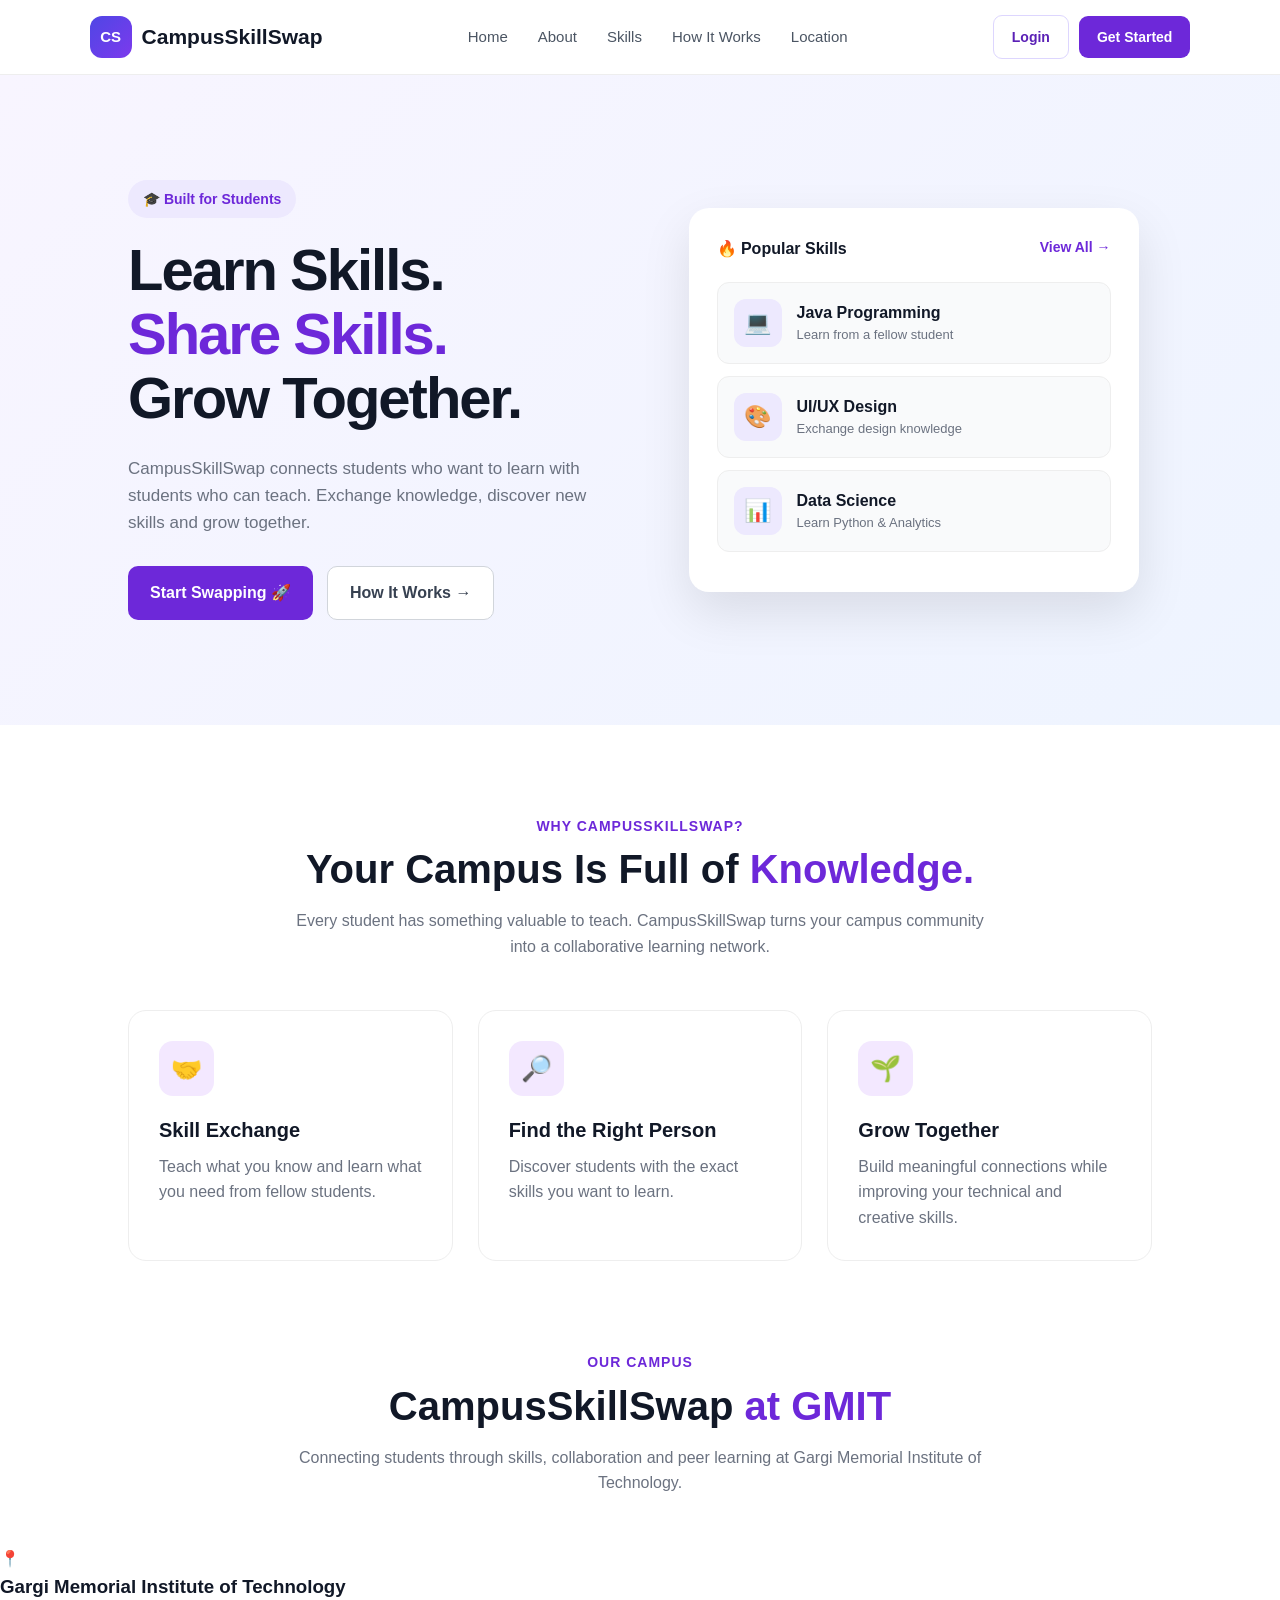
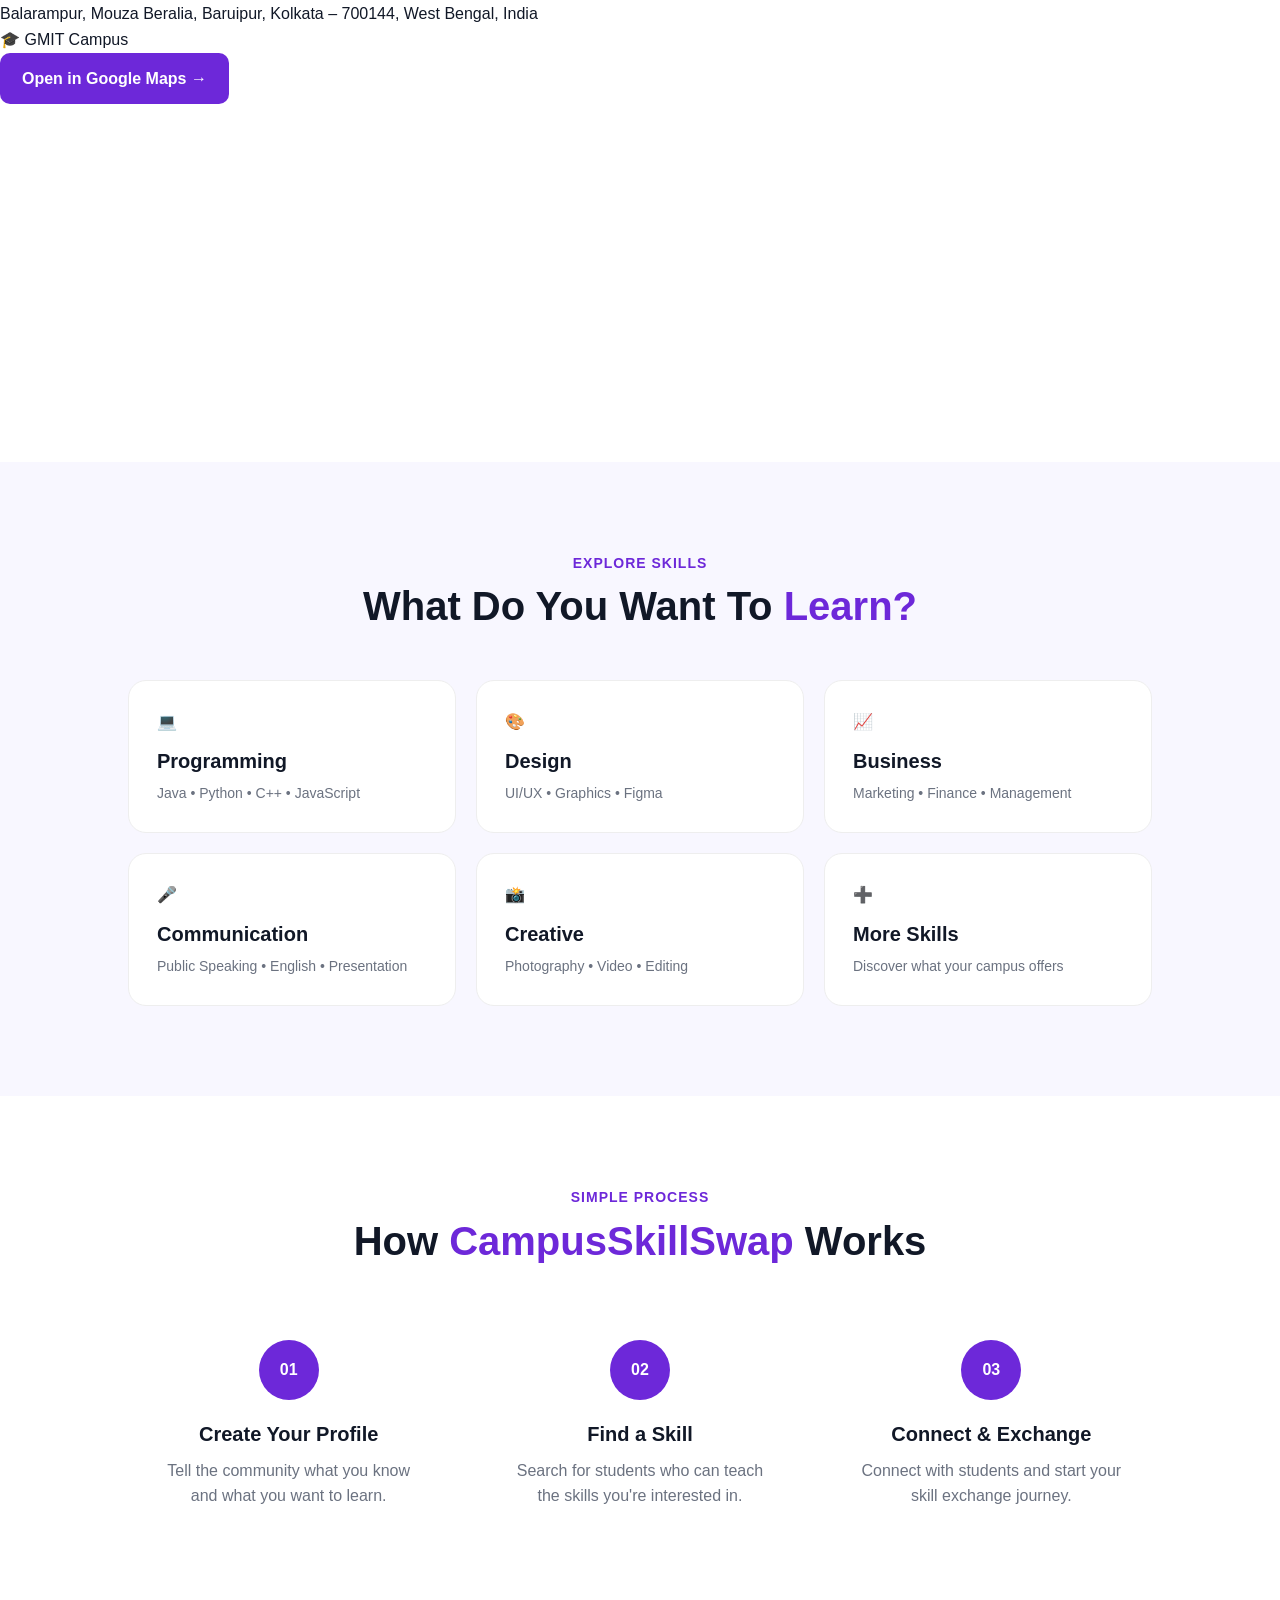
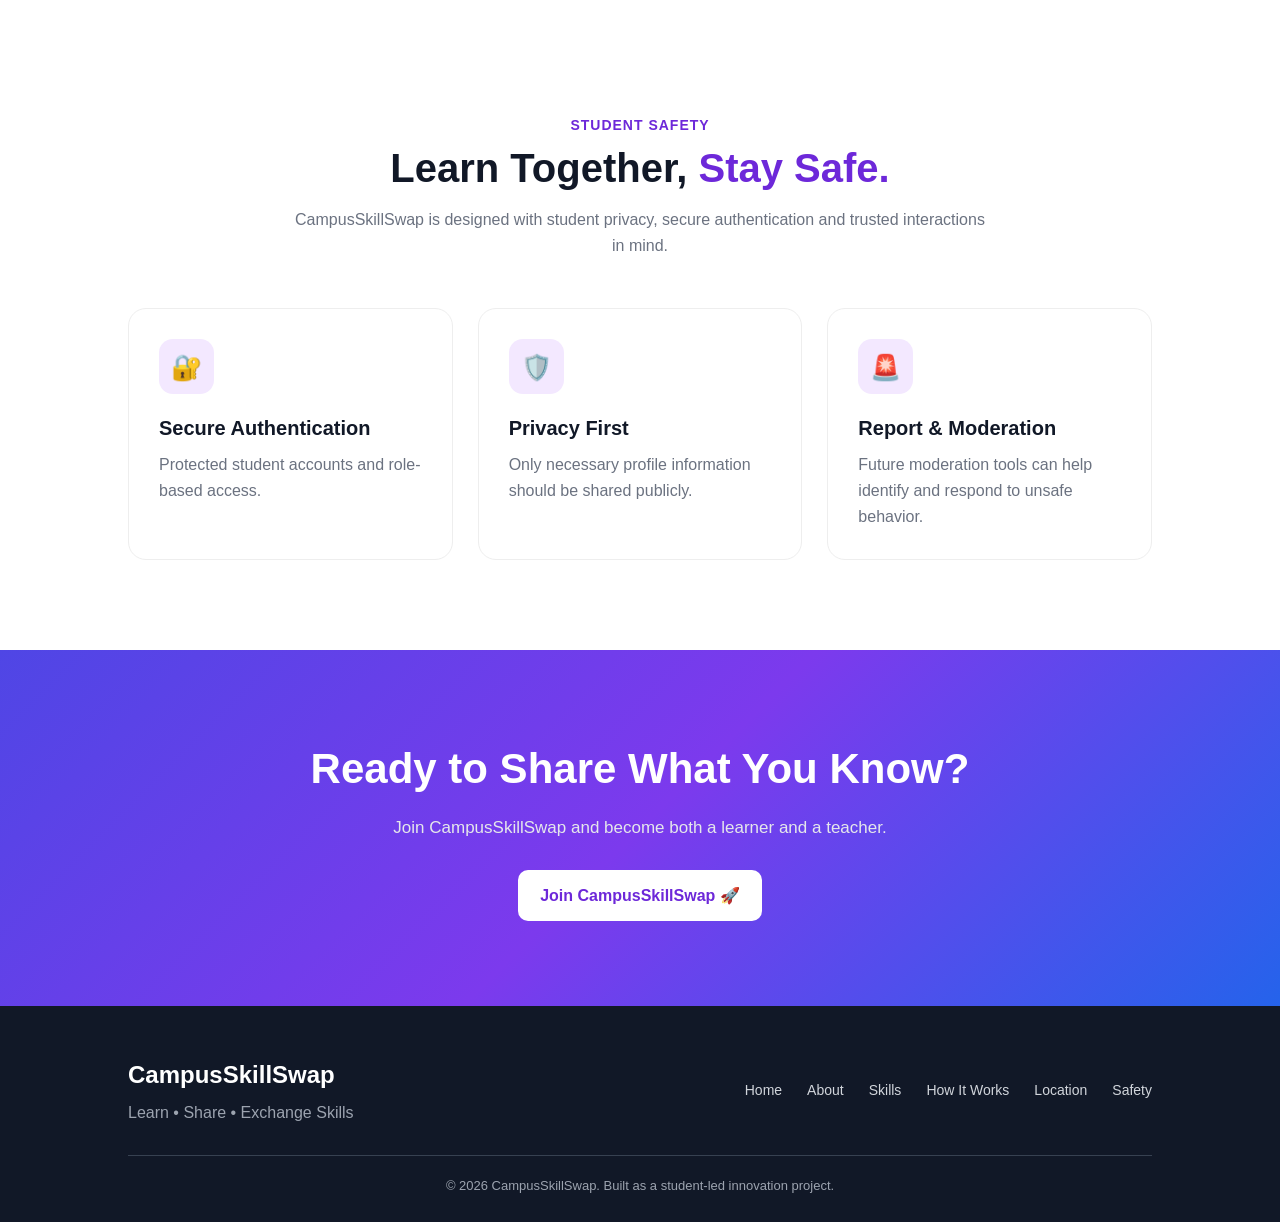
<file: frontend/html/index.html>
<!DOCTYPE html>
<html lang="en">

<head>

    <meta charset="UTF-8">

    <meta
        name="viewport"
        content="width=device-width, initial-scale=1.0"
    >

    <title>
        CampusSkillSwap | Learn • Share • Exchange
    </title>

    <link
        rel="stylesheet"
        href="../css/index.css"
    >

</head>


<body>


    <!--NAVBAR-->

    <header class="navbar">

        <div class="logo">

            <span>CS</span>

            CampusSkillSwap

        </div>


        <nav>

            <a href="#home">
                Home
            </a>

            <a href="#about">
                About
            </a>

            <a href="#skills">
                Skills
            </a>

            <a href="#how-it-works">
                How It Works
            </a>

            <a href="#location">
                Location
            </a>

        </nav>


        <div class="nav-buttons">

            <a
                href="login.html"
                class="btn login-btn"
            >
                Login
            </a>


            <a
                href="register.html"
                class="btn signup-btn"
            >
                Get Started
            </a>

        </div>

    </header>



    <!--HERO SECTION-->

    <section
        class="hero"
        id="home"
    >

        <div class="hero-content">


            <div class="badge">

                🎓 Built for Students

            </div>


            <h1>

                Learn Skills.<br>

                <span>
                    Share Skills.
                </span><br>

                Grow Together.

            </h1>


            <p>

                CampusSkillSwap connects students who want
                to learn with students who can teach.

                Exchange knowledge, discover new skills
                and grow together.

            </p>


            <div class="hero-buttons">


                <a
                    href="register.html"
                    class="primary-btn"
                >

                    Start Swapping 🚀

                </a>


                <a
                    href="#how-it-works"
                    class="secondary-btn"
                >

                    How It Works →

                </a>


            </div>


        </div>



        <!--HERO CARD-->

        <div class="hero-card">


            <div class="card-header">

                <span>
                    🔥 Popular Skills
                </span>

                <span>
                    View All →
                </span>

            </div>



            <div class="skill-card">

                <div class="skill-icon">
                    💻
                </div>

                <div>

                    <h3>
                        Java Programming
                    </h3>

                    <p>
                        Learn from a fellow student
                    </p>

                </div>

            </div>



            <div class="skill-card">

                <div class="skill-icon">
                    🎨
                </div>

                <div>

                    <h3>
                        UI/UX Design
                    </h3>

                    <p>
                        Exchange design knowledge
                    </p>

                </div>

            </div>



            <div class="skill-card">

                <div class="skill-icon">
                    📊
                </div>

                <div>

                    <h3>
                        Data Science
                    </h3>

                    <p>
                        Learn Python & Analytics
                    </p>

                </div>

            </div>


        </div>

    </section>



    <!--ABOUT SECTION-->

    <section
        class="about"
        id="about"
    >


        <div class="section-title">


            <span>
                WHY CAMPUSSKILLSWAP?
            </span>


            <h2>

                Your Campus Is Full of
                <strong>
                    Knowledge.
                </strong>

            </h2>


            <p>

                Every student has something valuable to teach.

                CampusSkillSwap turns your campus community
                into a collaborative learning network.

            </p>


        </div>



        <div class="features">


            <div class="feature-card">

                <div class="feature-icon">
                    🤝
                </div>

                <h3>
                    Skill Exchange
                </h3>

                <p>

                    Teach what you know and learn what
                    you need from fellow students.

                </p>

            </div>



            <div class="feature-card">

                <div class="feature-icon">
                    🔎
                </div>

                <h3>
                    Find the Right Person
                </h3>

                <p>

                    Discover students with the exact
                    skills you want to learn.

                </p>

            </div>



            <div class="feature-card">

                <div class="feature-icon">
                    🌱
                </div>

                <h3>
                    Grow Together
                </h3>

                <p>

                    Build meaningful connections while
                    improving your technical and creative skills.

                </p>

            </div>


        </div>

    </section>



    <!--GMIT CAMPUS LOCATION-->

    <section
        class="campus-location"
        id="location"
    >


        <div class="section-title">


            <span>
                OUR CAMPUS
            </span>


            <h2>

                CampusSkillSwap
                <strong>
                    at GMIT
                </strong>

            </h2>


            <p>

                Connecting students through skills,
                collaboration and peer learning at
                Gargi Memorial Institute of Technology.

            </p>


        </div>



        <div class="location-container">


            <!-- LOCATION INFORMATION -->

            <div class="location-info">


                <div class="location-icon">
                    📍
                </div>


                <h3>
                    Gargi Memorial Institute of Technology
                </h3>


                <p>

                    Balarampur, Mouza Beralia,
                    Baruipur, Kolkata – 700144,
                    West Bengal, India

                </p>


                <p>

                    🎓 GMIT Campus

                </p>


                <a
                    href="https://www.google.com/maps/search/?api=1&query=Gargi+Memorial+Institute+of+Technology+Baruipur+West+Bengal+700144"
                    target="_blank"
                    rel="noopener noreferrer"
                    class="primary-btn"
                >

                    Open in Google Maps →

                </a>


            </div>



            <!--GOOGLE MAP-->

            <div class="map-container">


                <iframe
                    src="https://www.google.com/maps?q=Gargi%20Memorial%20Institute%20of%20Technology%2C%20Baruipur%2C%20West%20Bengal%20700144&output=embed"
                    width="100%"
                    height="350"
                    style="border:0;"
                    allowfullscreen=""
                    loading="lazy"
                    referrerpolicy="no-referrer-when-downgrade"
                    title="Gargi Memorial Institute of Technology Location"
                ></iframe>


            </div>


        </div>


    </section>



    <!--SKILLS SECTION-->

    <section
        class="skills-section"
        id="skills"
    >


        <div class="section-title">


            <span>
                EXPLORE SKILLS
            </span>


            <h2>

                What Do You Want To
                <strong>
                    Learn?
                </strong>

            </h2>


        </div>



        <div class="skills-grid">


            <div class="skill-box">

                💻

                <h3>
                    Programming
                </h3>

                <p>
                    Java • Python • C++ • JavaScript
                </p>

            </div>



            <div class="skill-box">

                🎨

                <h3>
                    Design
                </h3>

                <p>
                    UI/UX • Graphics • Figma
                </p>

            </div>



            <div class="skill-box">

                📈

                <h3>
                    Business
                </h3>

                <p>
                    Marketing • Finance • Management
                </p>

            </div>



            <div class="skill-box">

                🎤

                <h3>
                    Communication
                </h3>

                <p>
                    Public Speaking • English • Presentation
                </p>

            </div>



            <div class="skill-box">

                📸

                <h3>
                    Creative
                </h3>

                <p>
                    Photography • Video • Editing
                </p>

            </div>



            <div class="skill-box">

                ➕

                <h3>
                    More Skills
                </h3>

                <p>
                    Discover what your campus offers
                </p>

            </div>


        </div>


    </section>



    <!--HOW IT WORKS-->

    <section
        class="how-it-works"
        id="how-it-works"
    >


        <div class="section-title">


            <span>
                SIMPLE PROCESS
            </span>


            <h2>

                How
                <strong>
                    CampusSkillSwap
                </strong>
                Works

            </h2>


        </div>



        <div class="steps">


            <div class="step">


                <div class="step-number">
                    01
                </div>


                <h3>
                    Create Your Profile
                </h3>


                <p>

                    Tell the community what you know
                    and what you want to learn.

                </p>


            </div>



            <div class="step">


                <div class="step-number">
                    02
                </div>


                <h3>
                    Find a Skill
                </h3>


                <p>

                    Search for students who can teach
                    the skills you're interested in.

                </p>


            </div>



            <div class="step">


                <div class="step-number">
                    03
                </div>


                <h3>
                    Connect & Exchange
                </h3>


                <p>

                    Connect with students and start
                    your skill exchange journey.

                </p>


            </div>


        </div>


    </section>



    <!--STUDENT SAFETY-->

    <section
        class="about"
        id="safety"
    >


        <div class="section-title">


            <span>
                STUDENT SAFETY
            </span>


            <h2>

                Learn Together,
                <strong>
                    Stay Safe.
                </strong>

            </h2>


            <p>

                CampusSkillSwap is designed with
                student privacy, secure authentication
                and trusted interactions in mind.

            </p>


        </div>



        <div class="features">


            <div class="feature-card">

                <div class="feature-icon">
                    🔐
                </div>

                <h3>
                    Secure Authentication
                </h3>

                <p>

                    Protected student accounts and
                    role-based access.

                </p>

            </div>



            <div class="feature-card">

                <div class="feature-icon">
                    🛡️
                </div>

                <h3>
                    Privacy First
                </h3>

                <p>

                    Only necessary profile information
                    should be shared publicly.

                </p>

            </div>



            <div class="feature-card">

                <div class="feature-icon">
                    🚨
                </div>

                <h3>
                    Report & Moderation
                </h3>

                <p>

                    Future moderation tools can help
                    identify and respond to unsafe behavior.

                </p>

            </div>


        </div>


    </section>



    <!--CTA-->

    <section class="cta">


        <h2>

            Ready to Share What You Know?

        </h2>


        <p>

            Join CampusSkillSwap and become both
            a learner and a teacher.

        </p>


        <a
            href="register.html"
            class="primary-btn"
        >

            Join CampusSkillSwap 🚀

        </a>


    </section>



    <!--FOOTER-->

    <footer>


        <div class="footer-content">


            <div>

                <h2>
                    CampusSkillSwap
                </h2>

                <p>
                    Learn • Share • Exchange Skills
                </p>

            </div>



            <div class="footer-links">


                <a href="#home">
                    Home
                </a>


                <a href="#about">
                    About
                </a>


                <a href="#skills">
                    Skills
                </a>


                <a href="#how-it-works">
                    How It Works
                </a>


                <a href="#location">
                    Location
                </a>


                <a href="#safety">
                    Safety
                </a>


            </div>


        </div>



        <div class="copyright">

            © 2026 CampusSkillSwap.
            Built as a student-led innovation project.

        </div>


    </footer>



    
    <script src="../js/auth.js"></script>


</body>

</html>
</file>
<file: frontend/css/index.css>
/* =========================
   RESET
========================= */

* {
    margin: 0;
    padding: 0;
    box-sizing: border-box;
}

html {
    scroll-behavior: smooth;
}

body {
    font-family: Arial, Helvetica, sans-serif;
    color: #111827;
    background: #ffffff;
    line-height: 1.6;
}

a {
    text-decoration: none;
    color: inherit;
}


/* =========================
   NAVBAR
========================= */

.navbar {
    width: 100%;
    height: 75px;

    display: flex;
    align-items: center;
    justify-content: space-between;

    padding: 0 7%;

    background: #ffffff;

    border-bottom: 1px solid #eeeeee;

    position: sticky;
    top: 0;
    z-index: 1000;
}


/* LOGO */

.navbar .logo {
    display: flex;
    align-items: center;
    gap: 10px;

    font-size: 21px;
    font-weight: 700;
}

.navbar .logo span {
    width: 42px;
    height: 42px;

    display: flex;
    align-items: center;
    justify-content: center;

    border-radius: 12px;

    background: linear-gradient(
        135deg,
        #4f46e5,
        #7c3aed
    );

    color: white;

    font-size: 15px;
    font-weight: bold;
}


/* NAV LINKS */

.navbar nav {
    display: flex;
    gap: 30px;
}

.navbar nav a {
    color: #4b5563;

    font-size: 15px;
    font-weight: 500;

    transition: 0.3s;
}

.navbar nav a:hover {
    color: #6d28d9;
}


/* NAV BUTTONS */

.nav-buttons {
    display: flex;
    align-items: center;
    gap: 10px;
}

.btn {
    padding: 10px 18px;

    border-radius: 9px;

    font-size: 14px;
    font-weight: 600;
}

.login-btn {
    color: #5b21b6;
    border: 1px solid #ddd6fe;
}

.login-btn:hover {
    background: #f5f3ff;
}

.signup-btn {
    background: #6d28d9;
    color: white;
}

.signup-btn:hover {
    background: #5b21b6;
}


/* =========================
   HERO
========================= */

.hero {
    min-height: 650px;

    display: grid;
    grid-template-columns: 1fr 1fr;

    align-items: center;

    gap: 70px;

    padding: 80px 10%;

    background:
        linear-gradient(
            135deg,
            #f8f5ff,
            #eef4ff
        );
}


/* HERO CONTENT */

.hero-content {
    max-width: 600px;
}

.badge {
    display: inline-block;

    padding: 8px 15px;

    margin-bottom: 20px;

    border-radius: 50px;

    background: #ede9fe;

    color: #6d28d9;

    font-size: 14px;
    font-weight: 600;
}

.hero h1 {
    font-size: 58px;

    line-height: 1.1;

    letter-spacing: -2px;

    margin-bottom: 25px;
}

.hero h1 span {
    color: #6d28d9;
}

.hero-content > p {
    max-width: 560px;

    color: #6b7280;

    font-size: 17px;

    margin-bottom: 30px;
}


/* HERO BUTTONS */

.hero-buttons {
    display: flex;

    gap: 14px;

    flex-wrap: wrap;
}

.primary-btn,
.secondary-btn {
    display: inline-flex;

    align-items: center;
    justify-content: center;

    padding: 13px 22px;

    border-radius: 10px;

    font-weight: 600;

    transition: 0.3s;
}

.primary-btn {
    background: #6d28d9;
    color: white;
}

.primary-btn:hover {
    background: #5b21b6;

    transform: translateY(-2px);
}

.secondary-btn {
    background: white;

    color: #374151;

    border: 1px solid #d1d5db;
}

.secondary-btn:hover {
    color: #6d28d9;

    border-color: #6d28d9;
}


/* =========================
   HERO CARD
========================= */

.hero-card {
    width: 100%;
    max-width: 450px;

    justify-self: center;

    padding: 28px;

    background: white;

    border-radius: 20px;

    box-shadow:
        0 20px 50px rgba(0, 0, 0, 0.10);
}

.card-header {
    display: flex;

    justify-content: space-between;

    margin-bottom: 20px;

    font-weight: 700;
}

.card-header span:last-child {
    color: #6d28d9;

    font-size: 14px;
}


/* SKILL CARD */

.skill-card {
    display: flex;

    align-items: center;

    gap: 15px;

    padding: 16px;

    margin-bottom: 12px;

    border-radius: 12px;

    background: #f9fafb;

    border: 1px solid #eeeeee;

    transition: 0.3s;
}

.skill-card:hover {
    transform: translateX(5px);

    border-color: #ddd6fe;
}

.skill-icon {
    width: 48px;
    height: 48px;

    display: flex;
    align-items: center;
    justify-content: center;

    border-radius: 12px;

    background: #ede9fe;

    font-size: 22px;
}

.skill-card h3 {
    font-size: 16px;
}

.skill-card p {
    color: #6b7280;

    font-size: 13px;
}


/* =========================
   COMMON SECTION
========================= */

.about,
.skills-section,
.how-it-works {
    padding: 90px 10%;
}

.section-title {
    max-width: 700px;

    margin: 0 auto 50px;

    text-align: center;
}

.section-title > span {
    display: block;

    margin-bottom: 8px;

    color: #6d28d9;

    font-size: 14px;

    font-weight: 700;

    letter-spacing: 1px;
}

.section-title h2 {
    font-size: 40px;

    line-height: 1.2;

    margin-bottom: 15px;
}

.section-title h2 strong {
    color: #6d28d9;
}

.section-title p {
    color: #6b7280;

    font-size: 16px;
}


/* =========================
   ABOUT
========================= */

.features {
    display: grid;

    grid-template-columns:
        repeat(3, 1fr);

    gap: 25px;
}

.feature-card {
    padding: 30px;

    border: 1px solid #eeeeee;

    border-radius: 18px;

    background: white;

    transition: 0.3s;
}

.feature-card:hover {
    transform: translateY(-6px);

    box-shadow:
        0 15px 35px rgba(0, 0, 0, 0.08);
}

.feature-icon {
    width: 55px;
    height: 55px;

    display: flex;
    align-items: center;
    justify-content: center;

    margin-bottom: 18px;

    border-radius: 14px;

    background: #f3e8ff;

    font-size: 25px;
}

.feature-card h3 {
    font-size: 20px;

    margin-bottom: 8px;
}

.feature-card p {
    color: #6b7280;
}


/* =========================
   SKILLS
========================= */

.skills-section {
    background: #f8f7ff;
}

.skills-grid {
    display: grid;

    grid-template-columns:
        repeat(3, 1fr);

    gap: 20px;
}

.skill-box {
    padding: 28px;

    background: white;

    border: 1px solid #eeeeee;

    border-radius: 18px;

    transition: 0.3s;
}

.skill-box:hover {
    transform: translateY(-5px);

    box-shadow:
        0 15px 30px rgba(0, 0, 0, 0.07);
}

.skill-box h3 {
    margin-top: 10px;

    margin-bottom: 5px;

    font-size: 20px;
}

.skill-box p {
    color: #6b7280;

    font-size: 14px;
}


/* =========================
   HOW IT WORKS
========================= */

.steps {
    display: grid;

    grid-template-columns:
        repeat(3, 1fr);

    gap: 30px;
}

.step {
    text-align: center;

    padding: 25px;
}

.step-number {
    width: 60px;
    height: 60px;

    display: flex;
    align-items: center;
    justify-content: center;

    margin: 0 auto 18px;

    border-radius: 50%;

    background: #6d28d9;

    color: white;

    font-weight: bold;
}

.step h3 {
    margin-bottom: 8px;

    font-size: 20px;
}

.step p {
    color: #6b7280;
}


/* =========================
   CTA
========================= */

.cta {
    padding: 85px 10%;

    text-align: center;

    background:
        linear-gradient(
            135deg,
            #4f46e5,
            #7c3aed,
            #2563eb
        );

    color: white;
}

.cta h2 {
    font-size: 42px;

    margin-bottom: 12px;
}

.cta p {
    color: #e5e7eb;

    font-size: 17px;

    margin-bottom: 28px;
}

.cta .primary-btn {
    background: white;

    color: #6d28d9;
}


/* =========================
   FOOTER
========================= */

footer {
    padding: 50px 10% 25px;

    background: #111827;

    color: white;
}

.footer-content {
    display: flex;

    justify-content: space-between;

    gap: 30px;

    padding-bottom: 30px;

    border-bottom: 1px solid #374151;
}

.footer-content h2 {
    margin-bottom: 5px;
}

.footer-content p {
    color: #9ca3af;
}

.footer-links {
    display: flex;

    align-items: center;

    gap: 25px;
}

.footer-links a {
    color: #d1d5db;

    font-size: 14px;
}

.footer-links a:hover {
    color: white;
}

.copyright {
    padding-top: 20px;

    text-align: center;

    color: #9ca3af;

    font-size: 13px;
}


/* =========================
   TABLET
========================= */

@media (max-width: 1000px) {

    .navbar {
        padding: 0 5%;
    }

    .navbar nav {
        gap: 18px;
    }

    .hero {
        grid-template-columns: 1fr;

        text-align: center;

        padding: 70px 7%;
    }

    .hero-content {
        margin: auto;
    }

    .hero-content > p {
        margin-left: auto;
        margin-right: auto;
    }

    .hero-buttons {
        justify-content: center;
    }

    .hero-card {
        margin: auto;
    }

    .features,
    .skills-grid,
    .steps {
        grid-template-columns:
            repeat(2, 1fr);
    }
}


/* =========================
   MOBILE
========================= */

@media (max-width: 700px) {

    .navbar {
        height: auto;

        padding: 15px 5%;

        flex-wrap: wrap;

        gap: 15px;
    }

    .navbar nav {
        width: 100%;

        order: 3;

        justify-content: center;

        flex-wrap: wrap;

        gap: 15px;
    }

    .nav-buttons {
        margin-left: auto;
    }

    .hero {
        padding: 60px 5%;
    }

    .hero h1 {
        font-size: 42px;
    }

    .about,
    .skills-section,
    .how-it-works {
        padding: 70px 5%;
    }

    .features,
    .skills-grid,
    .steps {
        grid-template-columns: 1fr;
    }

    .footer-content {
        flex-direction: column;

        text-align: center;

        align-items: center;
    }

    .footer-links {
        justify-content: center;

        flex-wrap: wrap;
    }

    .cta h2 {
        font-size: 32px;
    }
}


/* =========================
   SMALL MOBILE
========================= */

@media (max-width: 450px) {

    .navbar .logo {
        font-size: 18px;
    }

    .navbar .logo span {
        width: 36px;
        height: 36px;
    }

    .btn {
        padding: 8px 11px;

        font-size: 12px;
    }

    .hero h1 {
        font-size: 36px;
    }

    .hero-buttons {
        flex-direction: column;
    }

    .primary-btn,
    .secondary-btn {
        width: 100%;
    }
}
</file>
